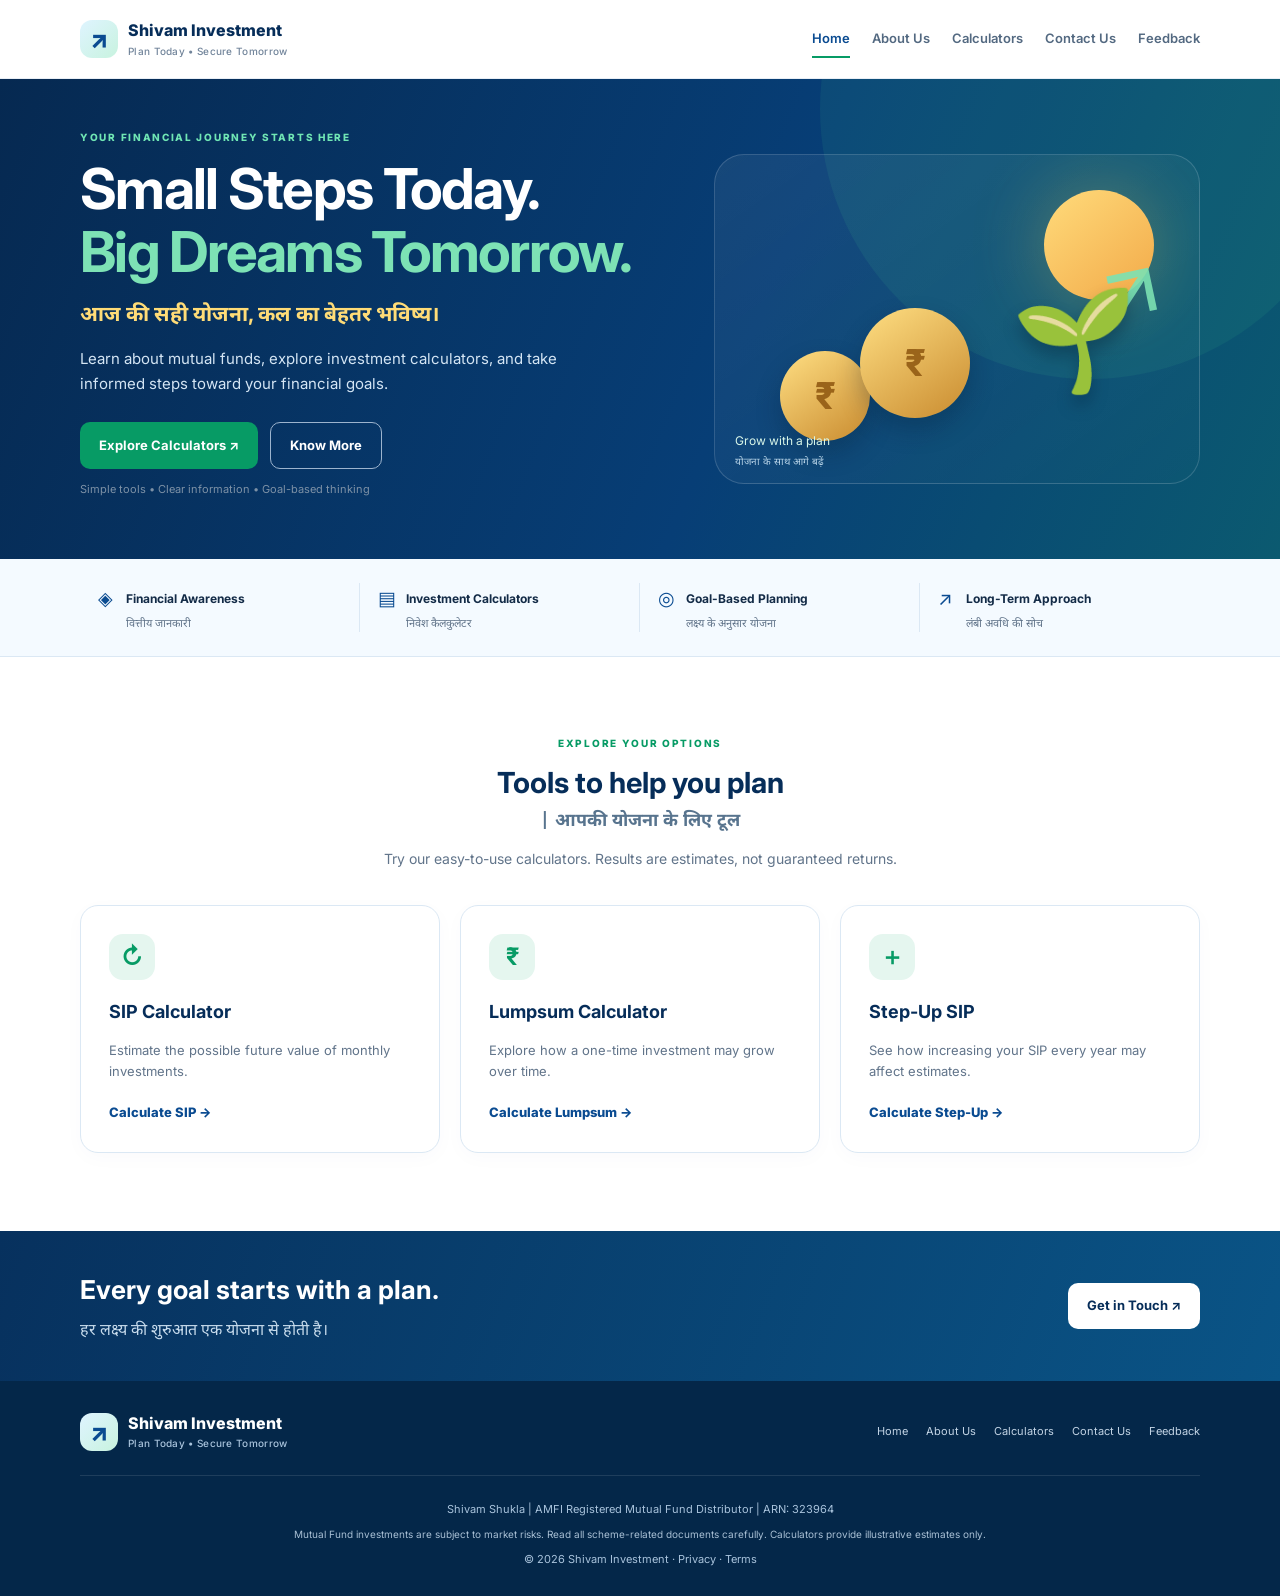
<file: index.html>
<!doctype html>
<html lang="en">
<head>
<meta charset="utf-8"><meta name="viewport" content="width=device-width,initial-scale=1">
<meta name="description" content="Shivam Investment — mutual fund education and investment calculators in Hindi and English.">
<title>Shivam Investment | Plan Today, Secure Tomorrow</title><link rel="stylesheet" href="style.css">
</head><body>
<header class="nav-wrap"><nav class="nav container"><a class="brand" href="index.html"><span class="brand-icon">↗</span><span>Shivam Investment<small>Plan Today • Secure Tomorrow</small></span></a><button class="menu" aria-label="Open menu">☰</button><div class="links"><a class="active" href="index.html">Home</a><a href="about.html">About Us</a><a href="calculators.html">Calculators</a><a href="contact.html">Contact Us</a><a href="feedback.html">Feedback</a></div></nav></header>
<main>
<section class="hero"><div class="container hero-inner"><div class="hero-copy reveal"><span class="eyebrow">YOUR FINANCIAL JOURNEY STARTS HERE</span><h1>Small Steps Today.<br><span>Big Dreams Tomorrow.</span></h1><h2>आज की सही योजना, कल का बेहतर भविष्य।</h2><p>Learn about mutual funds, explore investment calculators, and take informed steps toward your financial goals.</p><div class="actions"><a class="btn btn-green" href="calculators.html">Explore Calculators ↗</a><a class="btn btn-outline" href="about.html">Know More</a></div><p class="micro">Simple tools • Clear information • Goal-based thinking</p></div><div class="hero-art reveal"><div class="sun"></div><div class="chart-line">↗</div><div class="coin coin1">₹</div><div class="coin coin2">₹</div><div class="plant">🌱</div><div class="art-caption">Grow with a plan<br><small>योजना के साथ आगे बढ़ें</small></div></div></div></section>
<section class="trust-strip"><div class="container strip-grid"><div>◈ <b>Financial Awareness</b><small>वित्तीय जानकारी</small></div><div>▤ <b>Investment Calculators</b><small>निवेश कैलकुलेटर</small></div><div>◎ <b>Goal-Based Planning</b><small>लक्ष्य के अनुसार योजना</small></div><div>↗ <b>Long-Term Approach</b><small>लंबी अवधि की सोच</small></div></div></section>
<section class="section container"><div class="section-head"><span class="eyebrow">EXPLORE YOUR OPTIONS</span><h2>Tools to help you plan <span class="hi">| आपकी योजना के लिए टूल</span></h2><p>Try our easy-to-use calculators. Results are estimates, not guaranteed returns.</p></div><div class="cards three"><article class="card reveal"><div class="icon">↻</div><h3>SIP Calculator</h3><p>Estimate the possible future value of monthly investments.</p><a class="text-link" href="calculators.html#sip">Calculate SIP →</a></article><article class="card reveal"><div class="icon">₹</div><h3>Lumpsum Calculator</h3><p>Explore how a one-time investment may grow over time.</p><a class="text-link" href="calculators.html#lumpsum">Calculate Lumpsum →</a></article><article class="card reveal"><div class="icon">＋</div><h3>Step-Up SIP</h3><p>See how increasing your SIP every year may affect estimates.</p><a class="text-link" href="calculators.html#stepup">Calculate Step-Up →</a></article></div></section>
<section class="cta"><div class="container cta-inner"><div><h2>Every goal starts with a plan.</h2><p>हर लक्ष्य की शुरुआत एक योजना से होती है।</p></div><a class="btn btn-light" href="contact.html">Get in Touch ↗</a></div></section>
</main>
<footer class="footer"><div class="container footer-top"><a class="brand brand-light" href="index.html"><span class="brand-icon">↗</span><span>Shivam Investment<small>Plan Today • Secure Tomorrow</small></span></a><div class="footer-links"><a href="index.html">Home</a><a href="about.html">About Us</a><a href="calculators.html">Calculators</a><a href="contact.html">Contact Us</a><a href="feedback.html">Feedback</a></div></div><div class="container footer-bottom"><p>Shivam Shukla | AMFI Registered Mutual Fund Distributor | ARN: 323964</p><p class="disclaimer">Mutual Fund investments are subject to market risks. Read all scheme-related documents carefully. Calculators provide illustrative estimates only.</p><p>© <span class="year"></span> Shivam Investment · <a href="privacy.html">Privacy</a> · <a href="terms.html">Terms</a></p></div></footer><script src="script.js"></script></body></html>
</file>
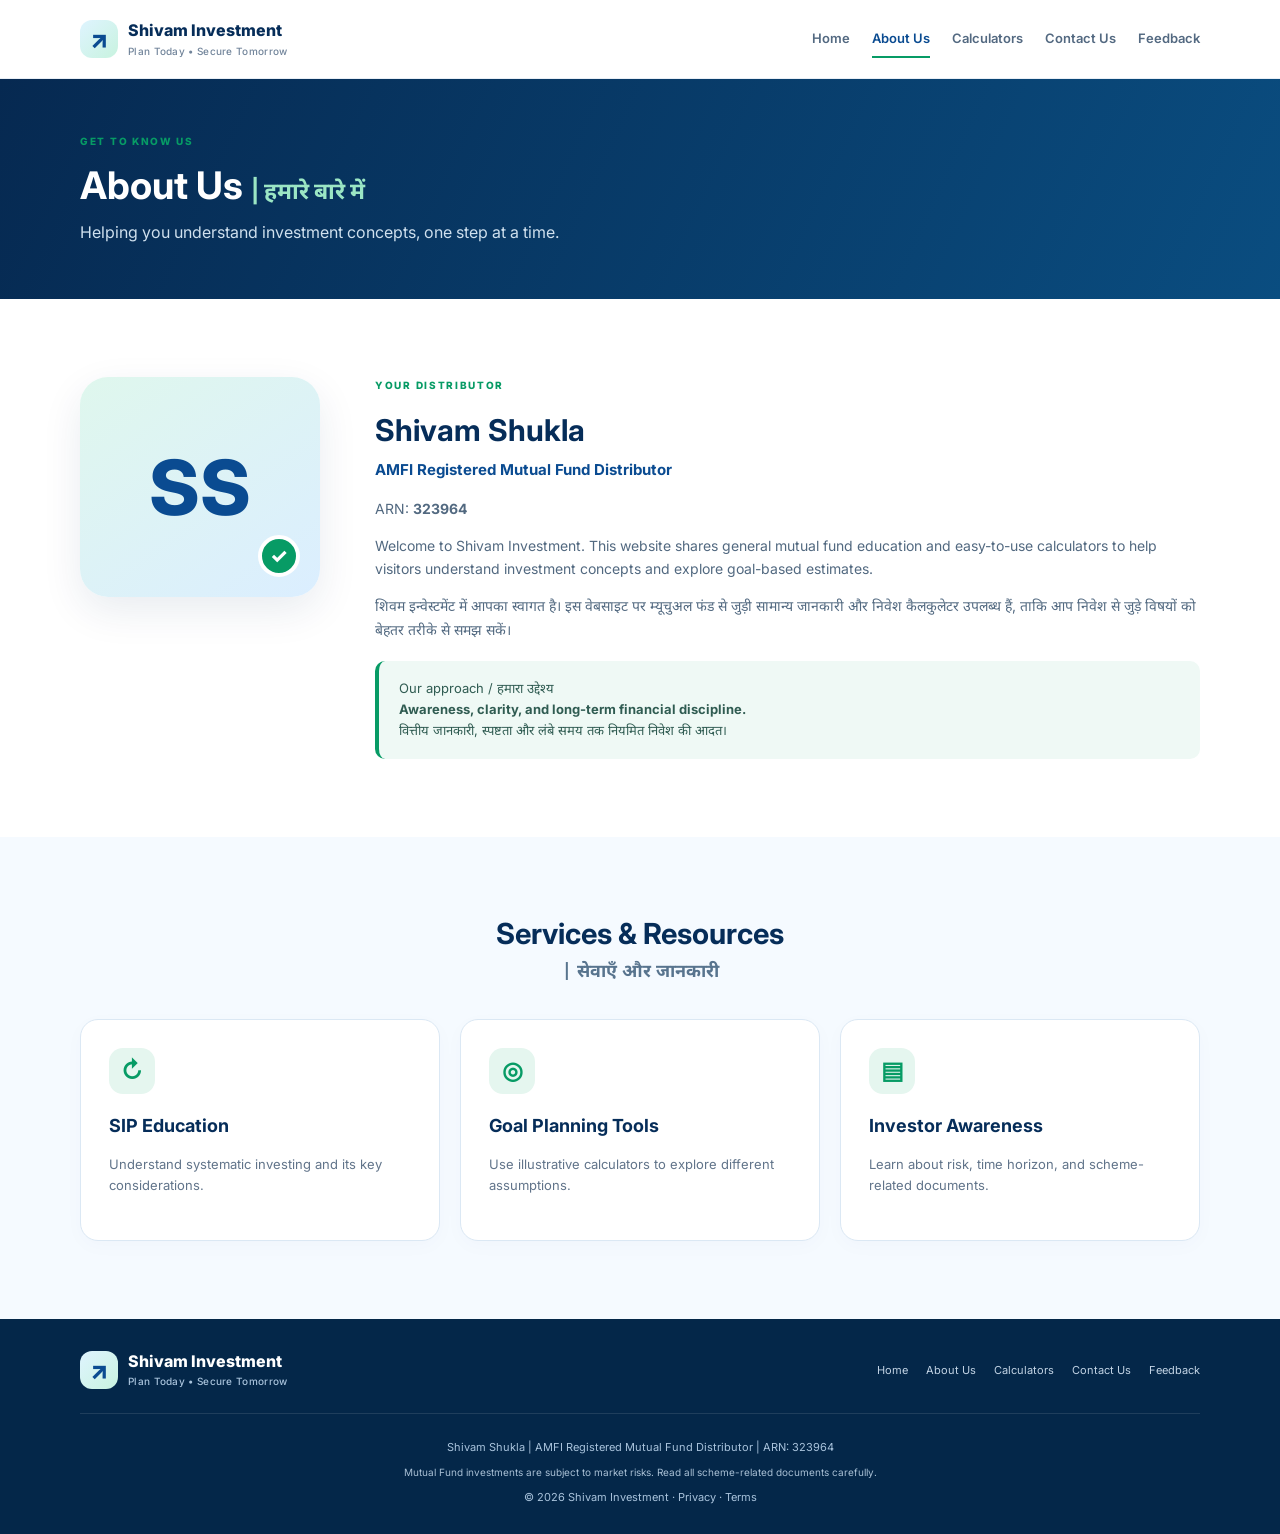
<file: about.html>
<!doctype html><html lang="en"><head><meta charset="utf-8"><meta name="viewport" content="width=device-width,initial-scale=1"><title>About Us | Shivam Investment</title><link rel="stylesheet" href="style.css"></head><body>
<header class="nav-wrap"><nav class="nav container"><a class="brand" href="index.html"><span class="brand-icon">↗</span><span>Shivam Investment<small>Plan Today • Secure Tomorrow</small></span></a><button class="menu" aria-label="Open menu">☰</button><div class="links"><a href="index.html">Home</a><a class="active" href="about.html">About Us</a><a href="calculators.html">Calculators</a><a href="contact.html">Contact Us</a><a href="feedback.html">Feedback</a></div></nav></header>
<main><section class="page-hero"><div class="container"><span class="eyebrow">GET TO KNOW US</span><h1>About Us <span>| हमारे बारे में</span></h1><p>Helping you understand investment concepts, one step at a time.</p></div></section>
<section class="section container about-layout"><div class="profile-mark reveal">SS<div class="profile-dot">✓</div></div><div class="reveal"><span class="eyebrow">YOUR DISTRIBUTOR</span><h2>Shivam Shukla</h2><h3>AMFI Registered Mutual Fund Distributor</h3><p>ARN: <b>323964</b></p><p>Welcome to Shivam Investment. This website shares general mutual fund education and easy-to-use calculators to help visitors understand investment concepts and explore goal-based estimates.</p><p>शिवम इन्वेस्टमेंट में आपका स्वागत है। इस वेबसाइट पर म्यूचुअल फंड से जुड़ी सामान्य जानकारी और निवेश कैलकुलेटर उपलब्ध हैं, ताकि आप निवेश से जुड़े विषयों को बेहतर तरीके से समझ सकें।</p><div class="note-box">Our approach / हमारा उद्देश्य<br><b>Awareness, clarity, and long-term financial discipline.</b><br>वित्तीय जानकारी, स्पष्टता और लंबे समय तक नियमित निवेश की आदत।</div></div></section>
<section class="section soft"><div class="container"><div class="section-head"><h2>Services & Resources <span class="hi">| सेवाएँ और जानकारी</span></h2></div><div class="cards three"><article class="card"><div class="icon">↻</div><h3>SIP Education</h3><p>Understand systematic investing and its key considerations.</p></article><article class="card"><div class="icon">◎</div><h3>Goal Planning Tools</h3><p>Use illustrative calculators to explore different assumptions.</p></article><article class="card"><div class="icon">▤</div><h3>Investor Awareness</h3><p>Learn about risk, time horizon, and scheme-related documents.</p></article></div></div></section></main>
<footer class="footer"><div class="container footer-top"><a class="brand brand-light" href="index.html"><span class="brand-icon">↗</span><span>Shivam Investment<small>Plan Today • Secure Tomorrow</small></span></a><div class="footer-links"><a href="index.html">Home</a><a href="about.html">About Us</a><a href="calculators.html">Calculators</a><a href="contact.html">Contact Us</a><a href="feedback.html">Feedback</a></div></div><div class="container footer-bottom"><p>Shivam Shukla | AMFI Registered Mutual Fund Distributor | ARN: 323964</p><p class="disclaimer">Mutual Fund investments are subject to market risks. Read all scheme-related documents carefully.</p><p>© <span class="year"></span> Shivam Investment · <a href="privacy.html">Privacy</a> · <a href="terms.html">Terms</a></p></div></footer><script src="script.js"></script></body></html>
</file>
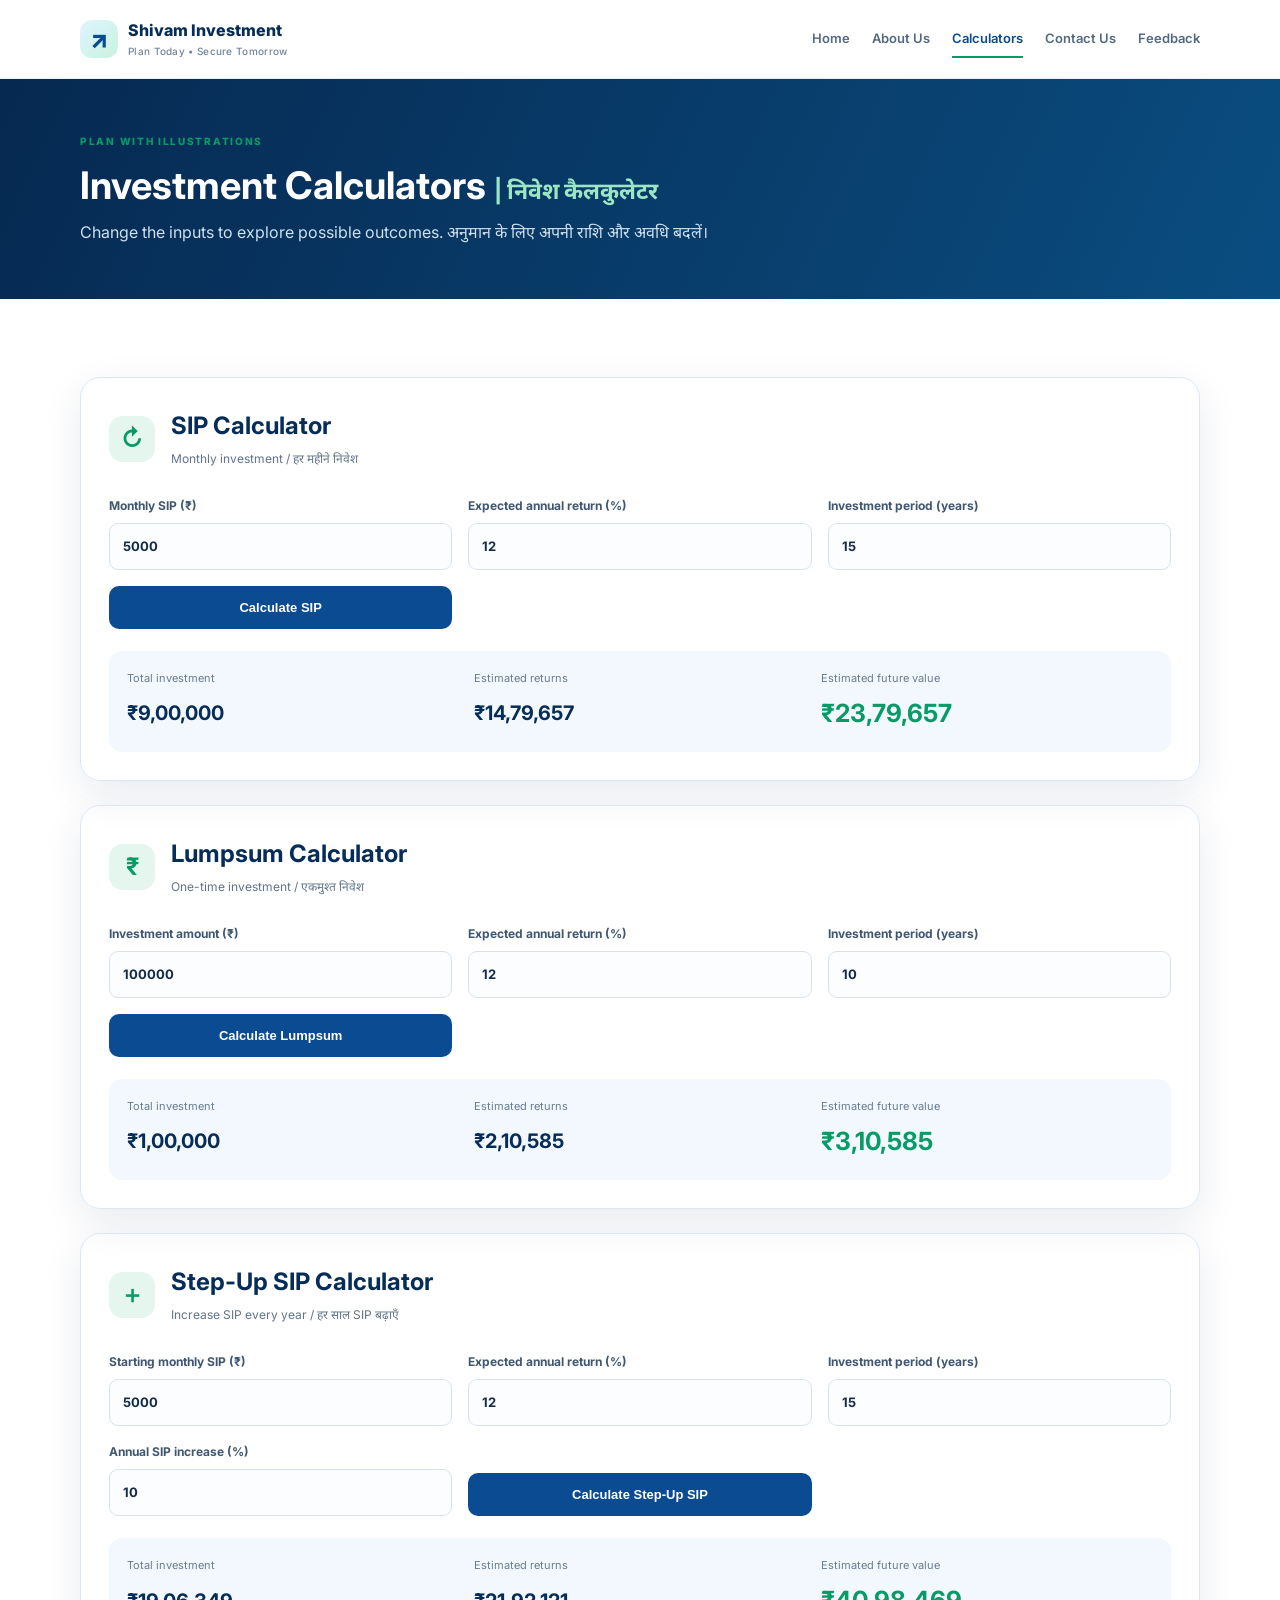
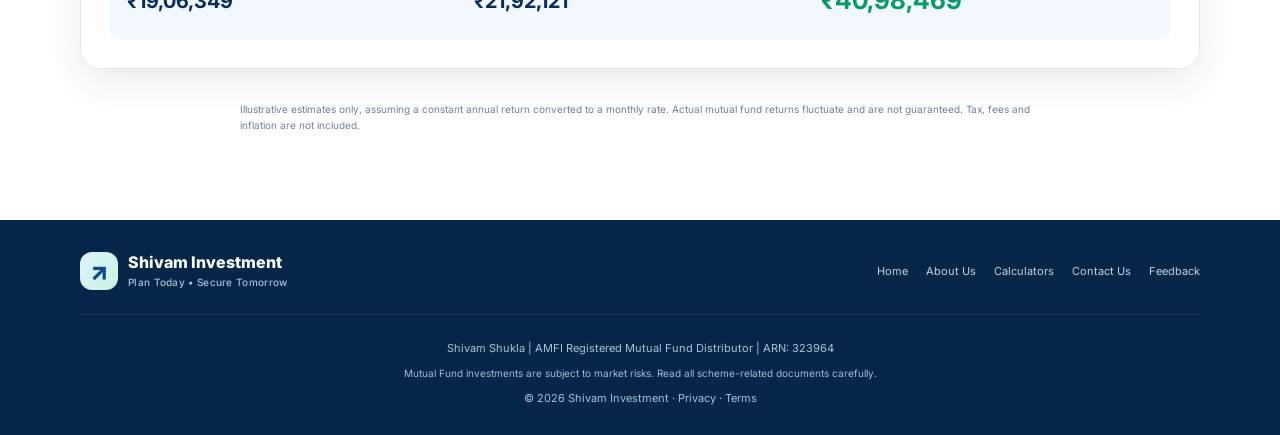
<file: calculators.html>
<!doctype html><html lang="en"><head><meta charset="utf-8"><meta name="viewport" content="width=device-width,initial-scale=1"><title>Investment Calculators | Shivam Investment</title><link rel="stylesheet" href="style.css"></head><body>
<header class="nav-wrap"><nav class="nav container"><a class="brand" href="index.html"><span class="brand-icon">↗</span><span>Shivam Investment<small>Plan Today • Secure Tomorrow</small></span></a><button class="menu" aria-label="Open menu">☰</button><div class="links"><a href="index.html">Home</a><a href="about.html">About Us</a><a class="active" href="calculators.html">Calculators</a><a href="contact.html">Contact Us</a><a href="feedback.html">Feedback</a></div></nav></header>
<main><section class="page-hero"><div class="container"><span class="eyebrow">PLAN WITH ILLUSTRATIONS</span><h1>Investment Calculators <span>| निवेश कैलकुलेटर</span></h1><p>Change the inputs to explore possible outcomes. अनुमान के लिए अपनी राशि और अवधि बदलें।</p></div></section>
<section class="section container calc-stack">
<article id="sip" class="calc-card reveal"><div class="calc-heading"><div class="icon">↻</div><div><h2>SIP Calculator</h2><p>Monthly investment / हर महीने निवेश</p></div></div><form class="calc-form" data-calc="sip"><label>Monthly SIP (₹)<input type="number" name="amount" min="100" step="100" value="5000" required></label><label>Expected annual return (%)<input type="number" name="rate" min="0" max="30" step="0.5" value="12" required></label><label>Investment period (years)<input type="number" name="years" min="1" max="50" value="15" required></label><button class="btn btn-blue" type="submit">Calculate SIP</button></form><div class="result" aria-live="polite"><div><small>Total investment</small><b data-out="invested">₹0</b></div><div><small>Estimated returns</small><b data-out="returns">₹0</b></div><div class="result-main"><small>Estimated future value</small><b data-out="value">₹0</b></div></div></article>
<article id="lumpsum" class="calc-card reveal"><div class="calc-heading"><div class="icon">₹</div><div><h2>Lumpsum Calculator</h2><p>One-time investment / एकमुश्त निवेश</p></div></div><form class="calc-form" data-calc="lumpsum"><label>Investment amount (₹)<input type="number" name="amount" min="100" step="100" value="100000" required></label><label>Expected annual return (%)<input type="number" name="rate" min="0" max="30" step="0.5" value="12" required></label><label>Investment period (years)<input type="number" name="years" min="1" max="50" value="10" required></label><button class="btn btn-blue" type="submit">Calculate Lumpsum</button></form><div class="result" aria-live="polite"><div><small>Total investment</small><b data-out="invested">₹0</b></div><div><small>Estimated returns</small><b data-out="returns">₹0</b></div><div class="result-main"><small>Estimated future value</small><b data-out="value">₹0</b></div></div></article>
<article id="stepup" class="calc-card reveal"><div class="calc-heading"><div class="icon">＋</div><div><h2>Step-Up SIP Calculator</h2><p>Increase SIP every year / हर साल SIP बढ़ाएँ</p></div></div><form class="calc-form" data-calc="stepup"><label>Starting monthly SIP (₹)<input type="number" name="amount" min="100" step="100" value="5000" required></label><label>Expected annual return (%)<input type="number" name="rate" min="0" max="30" step="0.5" value="12" required></label><label>Investment period (years)<input type="number" name="years" min="1" max="50" value="15" required></label><label>Annual SIP increase (%)<input type="number" name="step" min="0" max="50" step="1" value="10" required></label><button class="btn btn-blue" type="submit">Calculate Step-Up SIP</button></form><div class="result" aria-live="polite"><div><small>Total investment</small><b data-out="invested">₹0</b></div><div><small>Estimated returns</small><b data-out="returns">₹0</b></div><div class="result-main"><small>Estimated future value</small><b data-out="value">₹0</b></div></div></article>
<p class="disclaimer light-text">Illustrative estimates only, assuming a constant annual return converted to a monthly rate. Actual mutual fund returns fluctuate and are not guaranteed. Tax, fees and inflation are not included.</p></section></main>
<footer class="footer"><div class="container footer-top"><a class="brand brand-light" href="index.html"><span class="brand-icon">↗</span><span>Shivam Investment<small>Plan Today • Secure Tomorrow</small></span></a><div class="footer-links"><a href="index.html">Home</a><a href="about.html">About Us</a><a href="calculators.html">Calculators</a><a href="contact.html">Contact Us</a><a href="feedback.html">Feedback</a></div></div><div class="container footer-bottom"><p>Shivam Shukla | AMFI Registered Mutual Fund Distributor | ARN: 323964</p><p class="disclaimer">Mutual Fund investments are subject to market risks. Read all scheme-related documents carefully.</p><p>© <span class="year"></span> Shivam Investment · <a href="privacy.html">Privacy</a> · <a href="terms.html">Terms</a></p></div></footer><script src="script.js"></script></body></html>
</file>
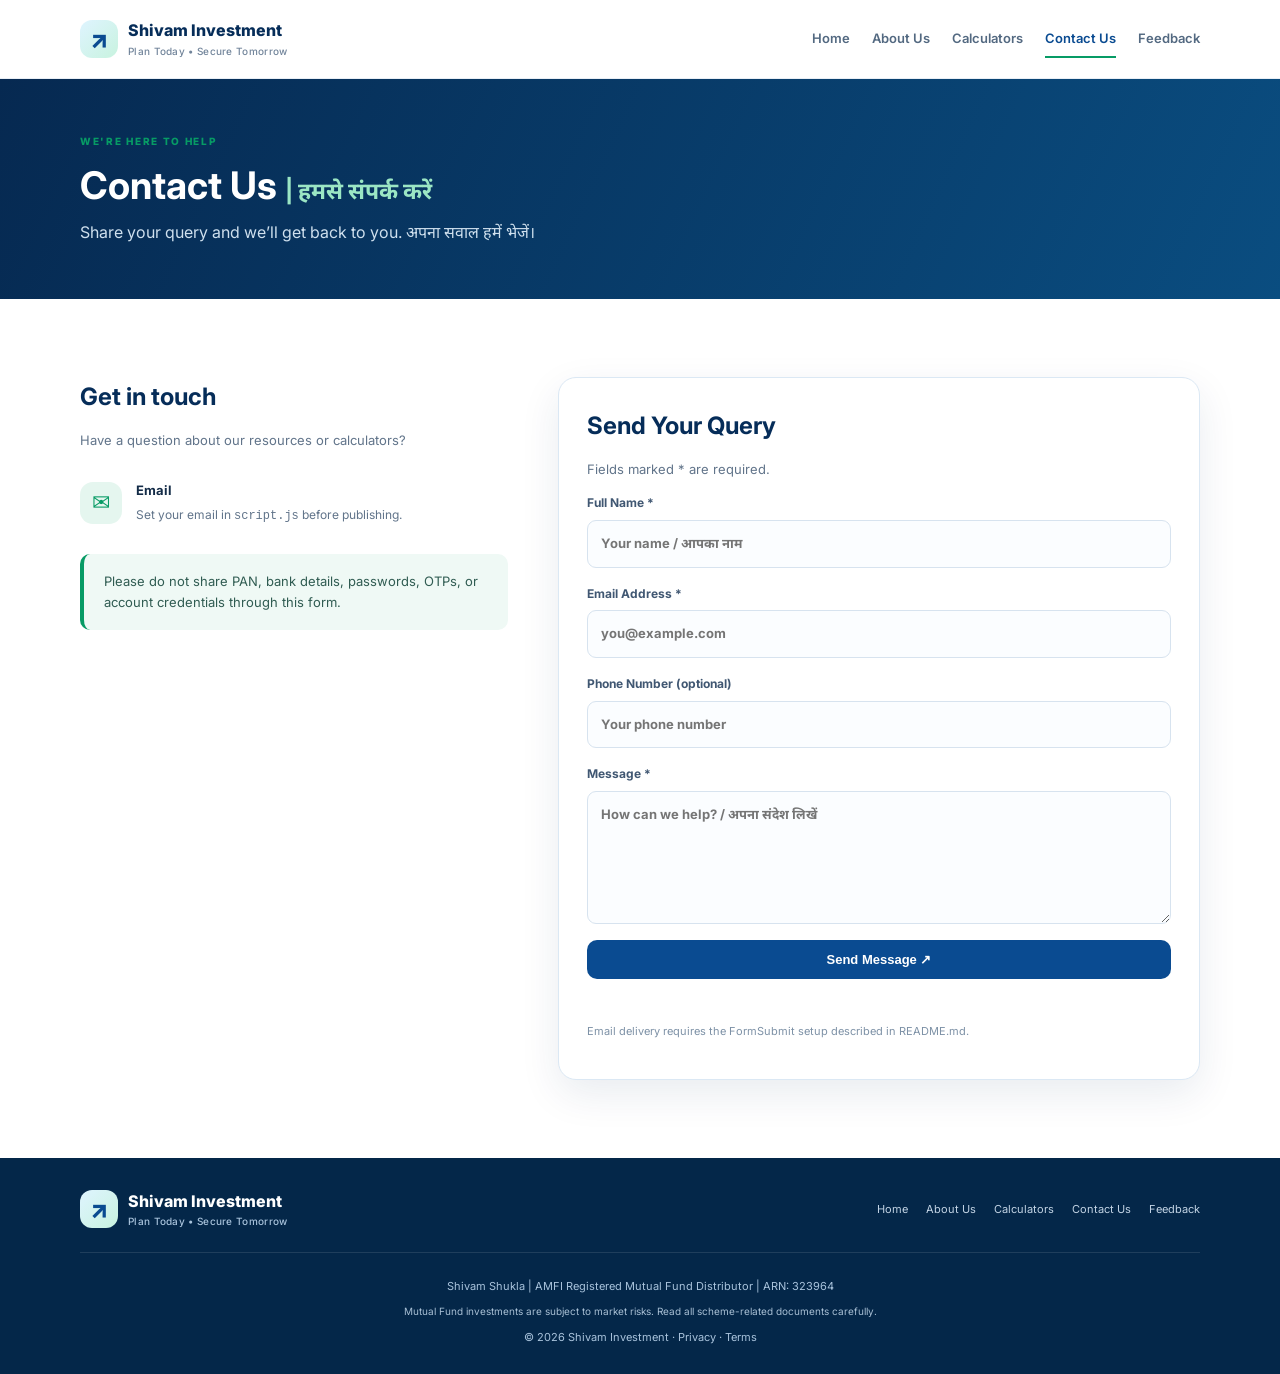
<file: contact.html>
<!doctype html><html lang="en"><head><meta charset="utf-8"><meta name="viewport" content="width=device-width,initial-scale=1"><title>Contact Us | Shivam Investment</title><link rel="stylesheet" href="style.css"></head><body>
<header class="nav-wrap"><nav class="nav container"><a class="brand" href="index.html"><span class="brand-icon">↗</span><span>Shivam Investment<small>Plan Today • Secure Tomorrow</small></span></a><button class="menu" aria-label="Open menu">☰</button><div class="links"><a href="index.html">Home</a><a href="about.html">About Us</a><a href="calculators.html">Calculators</a><a class="active" href="contact.html">Contact Us</a><a href="feedback.html">Feedback</a></div></nav></header>
<main><section class="page-hero"><div class="container"><span class="eyebrow">WE'RE HERE TO HELP</span><h1>Contact Us <span>| हमसे संपर्क करें</span></h1><p>Share your query and we’ll get back to you. अपना सवाल हमें भेजें।</p></div></section>
<section class="section container contact-layout"><div class="contact-info reveal"><h2>Get in touch</h2><p>Have a question about our resources or calculators?</p><div class="contact-item"><span>✉</span><div><b>Email</b><p>Set your email in <code>script.js</code> before publishing.</p></div></div><div class="note-box">Please do not share PAN, bank details, passwords, OTPs, or account credentials through this form.</div></div>
<div class="form-card reveal"><h2>Send Your Query</h2><p class="form-sub">Fields marked * are required.</p><form class="email-form" data-form="contact"><label>Full Name *<input name="name" autocomplete="name" required maxlength="100" placeholder="Your name / आपका नाम"></label><label>Email Address *<input name="email" type="email" autocomplete="email" required maxlength="150" placeholder="you@example.com"></label><label>Phone Number (optional)<input name="phone" type="tel" autocomplete="tel" maxlength="25" placeholder="Your phone number"></label><label>Message *<textarea name="message" required maxlength="2000" rows="5" placeholder="How can we help? / अपना संदेश लिखें"></textarea></label><button class="btn btn-blue full" type="submit">Send Message ↗</button><p class="form-status" aria-live="polite"></p><p class="micro">Email delivery requires the FormSubmit setup described in README.md.</p></form></div></section></main>
<footer class="footer"><div class="container footer-top"><a class="brand brand-light" href="index.html"><span class="brand-icon">↗</span><span>Shivam Investment<small>Plan Today • Secure Tomorrow</small></span></a><div class="footer-links"><a href="index.html">Home</a><a href="about.html">About Us</a><a href="calculators.html">Calculators</a><a href="contact.html">Contact Us</a><a href="feedback.html">Feedback</a></div></div><div class="container footer-bottom"><p>Shivam Shukla | AMFI Registered Mutual Fund Distributor | ARN: 323964</p><p class="disclaimer">Mutual Fund investments are subject to market risks. Read all scheme-related documents carefully.</p><p>© <span class="year"></span> Shivam Investment · <a href="privacy.html">Privacy</a> · <a href="terms.html">Terms</a></p></div></footer><script src="script.js"></script></body></html>
</file>
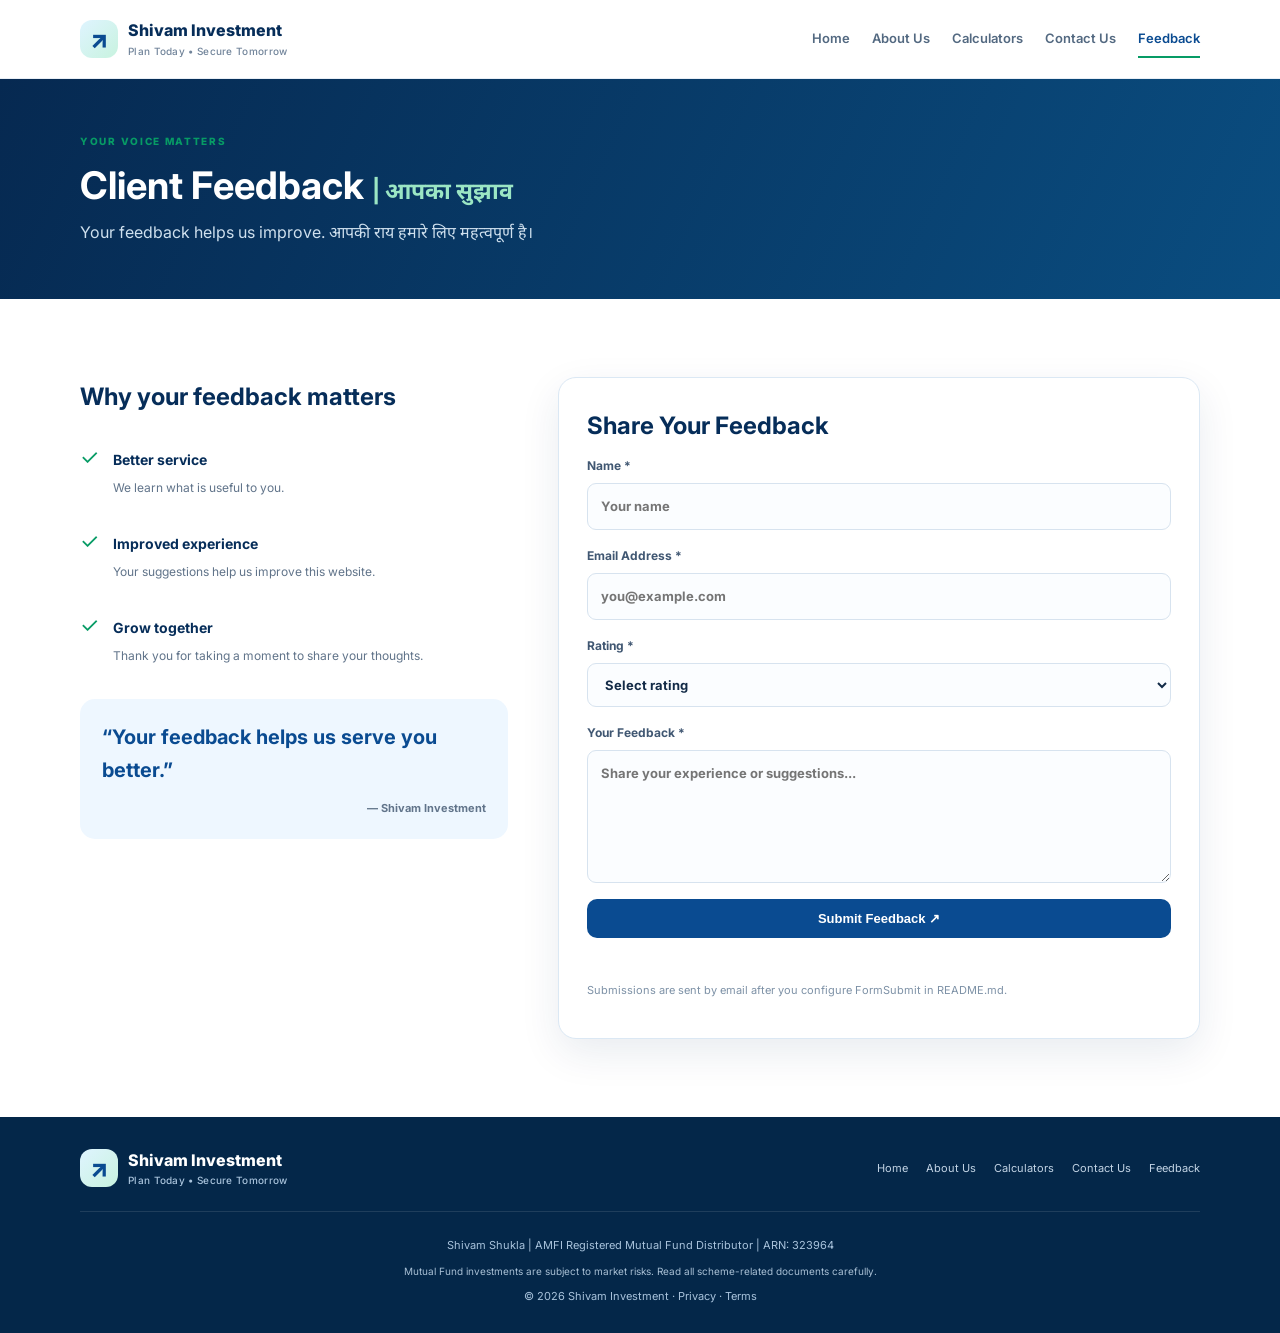
<file: feedback.html>
<!doctype html><html lang="en"><head><meta charset="utf-8"><meta name="viewport" content="width=device-width,initial-scale=1"><title>Client Feedback | Shivam Investment</title><link rel="stylesheet" href="style.css"></head><body>
<header class="nav-wrap"><nav class="nav container"><a class="brand" href="index.html"><span class="brand-icon">↗</span><span>Shivam Investment<small>Plan Today • Secure Tomorrow</small></span></a><button class="menu" aria-label="Open menu">☰</button><div class="links"><a href="index.html">Home</a><a href="about.html">About Us</a><a href="calculators.html">Calculators</a><a href="contact.html">Contact Us</a><a class="active" href="feedback.html">Feedback</a></div></nav></header>
<main><section class="page-hero"><div class="container"><span class="eyebrow">YOUR VOICE MATTERS</span><h1>Client Feedback <span>| आपका सुझाव</span></h1><p>Your feedback helps us improve. आपकी राय हमारे लिए महत्वपूर्ण है।</p></div></section>
<section class="section container contact-layout"><div class="contact-info reveal"><h2>Why your feedback matters</h2><div class="benefit">✓ <div><b>Better service</b><p>We learn what is useful to you.</p></div></div><div class="benefit">✓ <div><b>Improved experience</b><p>Your suggestions help us improve this website.</p></div></div><div class="benefit">✓ <div><b>Grow together</b><p>Thank you for taking a moment to share your thoughts.</p></div></div><div class="quote">“Your feedback helps us serve you better.”<small>— Shivam Investment</small></div></div>
<div class="form-card reveal"><h2>Share Your Feedback</h2><form class="email-form" data-form="feedback"><label>Name *<input name="name" required maxlength="100" placeholder="Your name"></label><label>Email Address *<input name="email" type="email" required maxlength="150" placeholder="you@example.com"></label><label>Rating *<select name="rating" required><option value="">Select rating</option><option value="5">★★★★★ — Excellent</option><option value="4">★★★★☆ — Very good</option><option value="3">★★★☆☆ — Good</option><option value="2">★★☆☆☆ — Needs improvement</option><option value="1">★☆☆☆☆ — Poor</option></select></label><label>Your Feedback *<textarea name="message" rows="5" required maxlength="2000" placeholder="Share your experience or suggestions..."></textarea></label><button class="btn btn-blue full" type="submit">Submit Feedback ↗</button><p class="form-status" aria-live="polite"></p><p class="micro">Submissions are sent by email after you configure FormSubmit in README.md.</p></form></div></section></main>
<footer class="footer"><div class="container footer-top"><a class="brand brand-light" href="index.html"><span class="brand-icon">↗</span><span>Shivam Investment<small>Plan Today • Secure Tomorrow</small></span></a><div class="footer-links"><a href="index.html">Home</a><a href="about.html">About Us</a><a href="calculators.html">Calculators</a><a href="contact.html">Contact Us</a><a href="feedback.html">Feedback</a></div></div><div class="container footer-bottom"><p>Shivam Shukla | AMFI Registered Mutual Fund Distributor | ARN: 323964</p><p class="disclaimer">Mutual Fund investments are subject to market risks. Read all scheme-related documents carefully.</p><p>© <span class="year"></span> Shivam Investment · <a href="privacy.html">Privacy</a> · <a href="terms.html">Terms</a></p></div></footer><script src="script.js"></script></body></html>
</file>
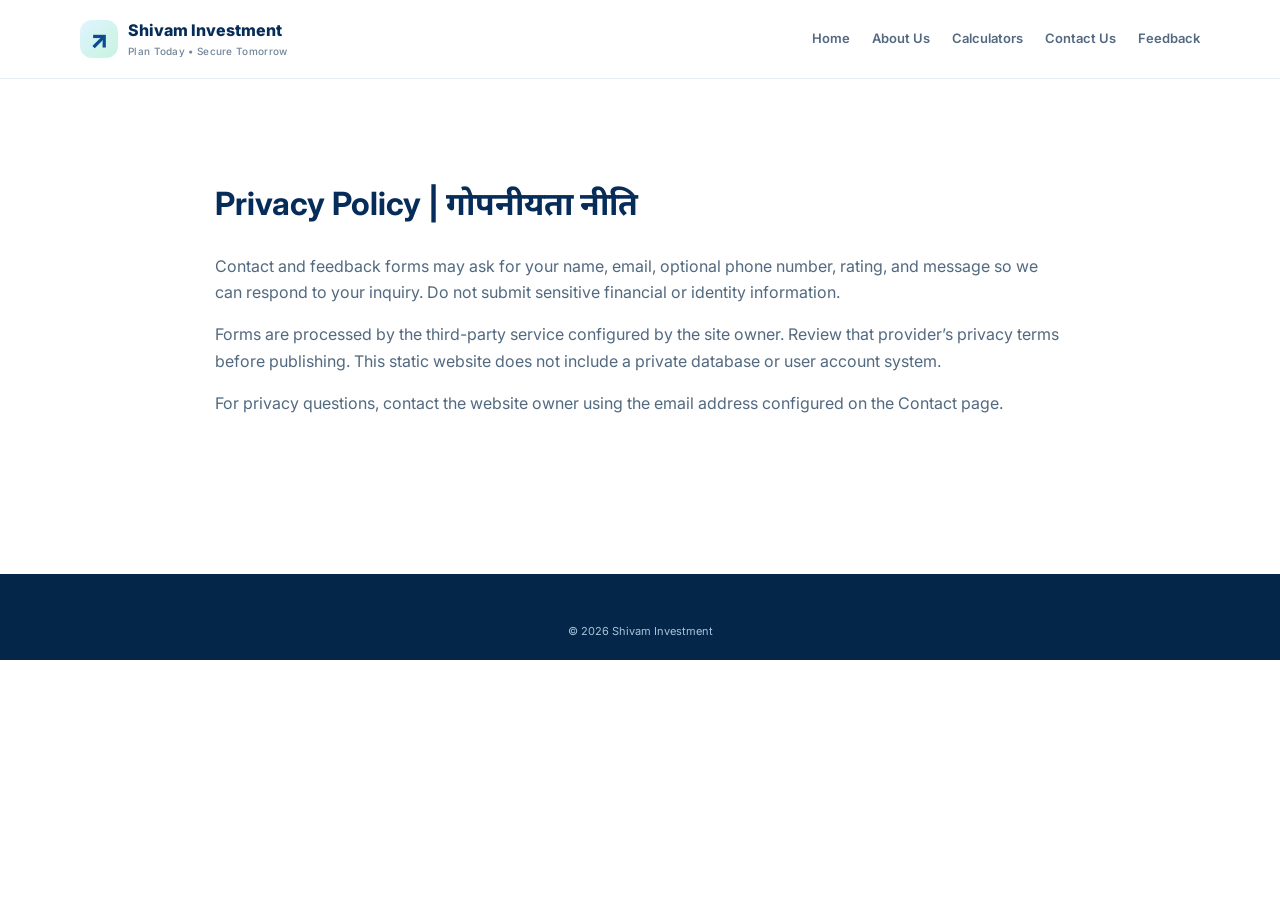
<file: privacy.html>
<!doctype html><html lang="en"><head><meta charset="utf-8"><meta name="viewport" content="width=device-width,initial-scale=1"><title>Privacy Policy | Shivam Investment</title><link rel="stylesheet" href="style.css"></head><body><header class="nav-wrap"><nav class="nav container"><a class="brand" href="index.html"><span class="brand-icon">↗</span><span>Shivam Investment<small>Plan Today • Secure Tomorrow</small></span></a><div class="links"><a href="index.html">Home</a><a href="about.html">About Us</a><a href="calculators.html">Calculators</a><a href="contact.html">Contact Us</a><a href="feedback.html">Feedback</a></div></nav></header><main class="section container legal"><h1>Privacy Policy | गोपनीयता नीति</h1><p>Contact and feedback forms may ask for your name, email, optional phone number, rating, and message so we can respond to your inquiry. Do not submit sensitive financial or identity information.</p><p>Forms are processed by the third-party service configured by the site owner. Review that provider’s privacy terms before publishing. This static website does not include a private database or user account system.</p><p>For privacy questions, contact the website owner using the email address configured on the Contact page.</p></main><footer class="footer"><div class="container footer-bottom">© <span class="year"></span> Shivam Investment</div></footer><script src="script.js"></script></body></html>
</file>
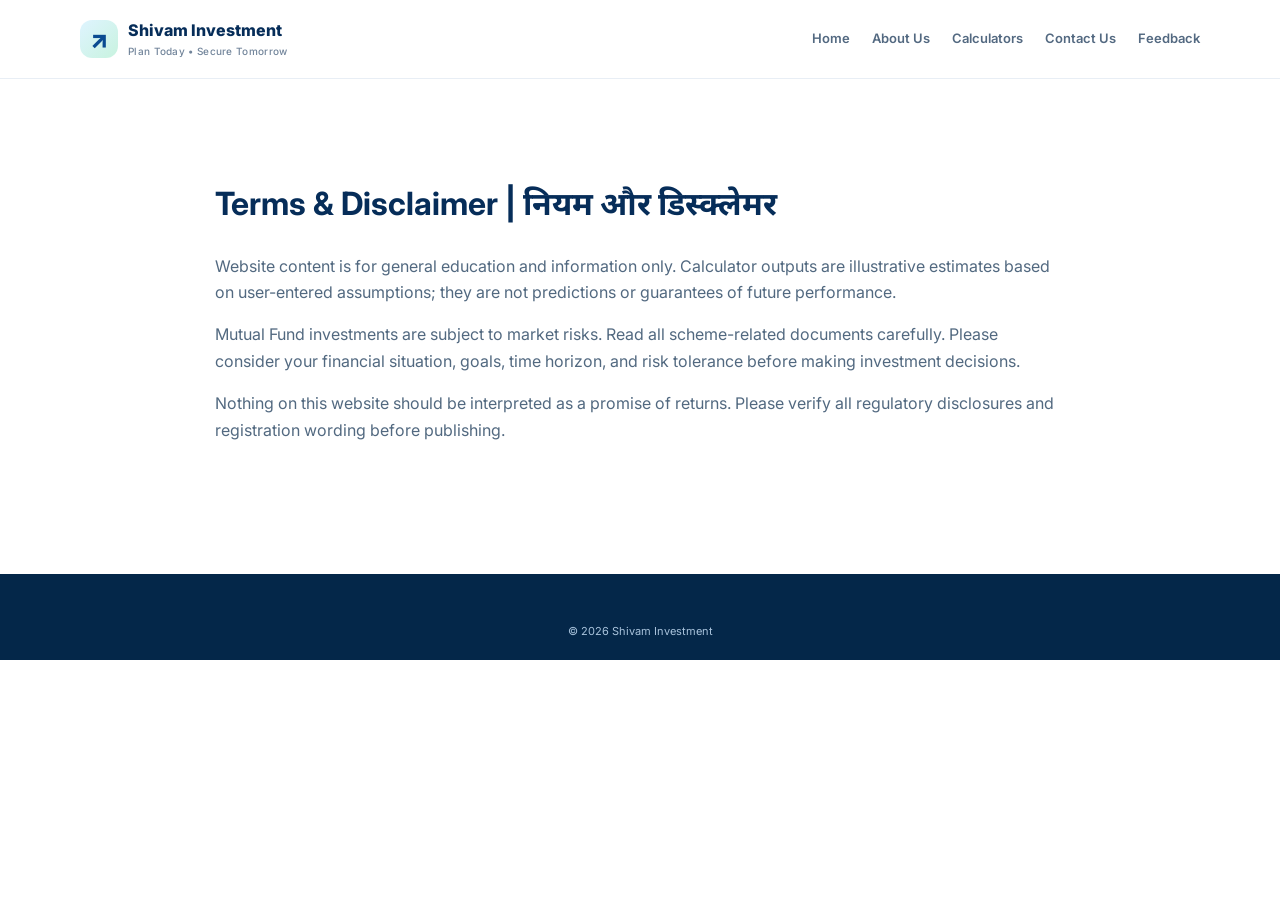
<file: terms.html>
<!doctype html><html lang="en"><head><meta charset="utf-8"><meta name="viewport" content="width=device-width,initial-scale=1"><title>Terms & Disclaimer | Shivam Investment</title><link rel="stylesheet" href="style.css"></head><body><header class="nav-wrap"><nav class="nav container"><a class="brand" href="index.html"><span class="brand-icon">↗</span><span>Shivam Investment<small>Plan Today • Secure Tomorrow</small></span></a><div class="links"><a href="index.html">Home</a><a href="about.html">About Us</a><a href="calculators.html">Calculators</a><a href="contact.html">Contact Us</a><a href="feedback.html">Feedback</a></div></nav></header><main class="section container legal"><h1>Terms & Disclaimer | नियम और डिस्क्लेमर</h1><p>Website content is for general education and information only. Calculator outputs are illustrative estimates based on user-entered assumptions; they are not predictions or guarantees of future performance.</p><p>Mutual Fund investments are subject to market risks. Read all scheme-related documents carefully. Please consider your financial situation, goals, time horizon, and risk tolerance before making investment decisions.</p><p>Nothing on this website should be interpreted as a promise of returns. Please verify all regulatory disclosures and registration wording before publishing.</p></main><footer class="footer"><div class="container footer-bottom">© <span class="year"></span> Shivam Investment</div></footer><script src="script.js"></script></body></html>
</file>
<file: style.css>
@import url('https://fonts.googleapis.com/css2?family=Inter:wght@400;500;600;700;800&family=Noto+Sans+Devanagari:wght@400;500;600;700&display=swap');
:root{--navy:#062d59;--blue:#0a4b91;--sky:#eaf5ff;--green:#079b65;--ink:#132b47;--muted:#61748a;--line:#dbe8f4;--white:#fff;--shadow:0 14px 40px rgba(8,47,87,.09)}*{box-sizing:border-box}html{scroll-behavior:smooth}body{margin:0;font-family:Inter,"Noto Sans Devanagari",sans-serif;color:var(--ink);background:#fff;line-height:1.65}a{color:inherit;text-decoration:none}.container{width:min(1120px,calc(100% - 40px));margin:auto}.nav-wrap{position:sticky;top:0;z-index:50;background:rgba(255,255,255,.95);backdrop-filter:blur(14px);border-bottom:1px solid #e8eef5}.nav{height:78px;display:flex;align-items:center;gap:26px;justify-content:space-between}.brand{display:flex;align-items:center;gap:10px;font-weight:800;color:var(--navy);line-height:1.2;white-space:nowrap}.brand small{display:block;font-size:10px;font-weight:500;color:#71849a;letter-spacing:.3px;margin-top:4px}.brand-icon{display:grid;place-items:center;width:38px;height:38px;border-radius:12px;background:linear-gradient(135deg,#dff4ff,#c8f3df);font-size:25px;color:var(--blue)}.links{display:flex;align-items:center;gap:22px;font-size:13px;font-weight:600;color:#536981}.links a{padding:8px 0;position:relative}.links a:hover,.links a.active{color:var(--blue)}.links a.active:after{content:"";height:2px;background:var(--green);position:absolute;bottom:0;left:0;right:0}.btn{display:inline-flex;justify-content:center;align-items:center;gap:8px;padding:12px 19px;border-radius:10px;border:0;font-weight:700;font-size:13px;cursor:pointer;transition:transform .2s,box-shadow .2s}.btn:hover{transform:translateY(-2px);box-shadow:0 8px 22px #001b3822}.btn-green{background:var(--green);color:white}.btn-blue{background:var(--blue);color:white}.btn-outline{border:1px solid #9db4ce;color:white}.btn-light{background:white;color:var(--navy)}.menu{display:none;background:none;border:0;font-size:25px}.hero{background:linear-gradient(112deg,#062951 0%,#073e76 58%,#0b5a70 100%);color:white;overflow:hidden;position:relative}.hero:before{content:"";position:absolute;width:540px;height:540px;border-radius:50%;right:-80px;top:-240px;background:#42c98c18}.hero-inner{min-height:480px;display:grid;grid-template-columns:1.1fr .9fr;align-items:center;gap:40px;padding-top:45px;padding-bottom:45px}.eyebrow{font-size:10px;font-weight:800;letter-spacing:1.7px;color:var(--green);display:block;margin-bottom:12px}.hero .eyebrow{color:#70e6b4}.hero h1{font-size:clamp(36px,4.4vw,57px);line-height:1.12;letter-spacing:-1.7px;margin:0 0 14px}.hero h1 span{color:#7de2b5}.hero h2{font-size:21px;margin:0 0 15px;color:#ffdc77}.hero p{max-width:520px;color:#d4e5f4;font-size:15px}.actions{display:flex;gap:12px;flex-wrap:wrap;margin-top:25px}.micro{font-size:11px!important;color:#7d91a6!important}.hero-art{height:330px;position:relative;border:1px solid #ffffff28;border-radius:30px;background:linear-gradient(145deg,#ffffff10,#ffffff03);overflow:hidden;display:flex;align-items:end;justify-content:center;padding:30px}.sun{position:absolute;right:45px;top:35px;width:110px;height:110px;border-radius:50%;background:linear-gradient(140deg,#ffdb7b,#f2a948);box-shadow:0 0 75px #ffcf4a50}.chart-line{position:absolute;right:38px;top:55px;font-size:95px;color:#7ce2b3;transform:rotate(-12deg);opacity:.9}.coin{position:absolute;bottom:42px;width:90px;height:90px;border-radius:50%;display:grid;place-items:center;font-size:37px;font-weight:800;color:#9a641a;background:linear-gradient(145deg,#ffdf83,#c98b2f);box-shadow:0 12px 24px #001a3344}.coin1{left:65px}.coin2{left:145px;bottom:65px;width:110px;height:110px}.plant{position:absolute;bottom:63px;right:62px;font-size:100px;filter:drop-shadow(0 10px 8px #001a3355)}.art-caption{position:absolute;bottom:12px;left:20px;color:#d9f7e9;font-size:12px}.art-caption small{color:#b8d4e8}.trust-strip{background:#f4faff;border-bottom:1px solid var(--line)}.strip-grid{display:grid;grid-template-columns:repeat(4,1fr);padding:24px 0}.strip-grid>div{display:grid;grid-template-columns:28px 1fr;align-items:center;padding:0 18px;border-right:1px solid var(--line);color:var(--blue);font-size:19px}.strip-grid>div:last-child{border:0}.strip-grid b{font-size:12px;color:var(--ink)}.strip-grid small{grid-column:2;color:var(--muted);font-size:11px}.section{padding-top:78px;padding-bottom:78px}.section-head{text-align:center;max-width:700px;margin:0 auto 35px}.section-head h2{font-size:29px;line-height:1.3;margin:0 0 12px;color:var(--navy)}.hi{display:block;font-family:"Noto Sans Devanagari",sans-serif;font-size:18px;color:#58748e;margin-top:8px}.section-head p{color:var(--muted);font-size:14px}.cards{display:grid;gap:20px}.cards.three{grid-template-columns:repeat(3,1fr)}.card{border:1px solid var(--line);padding:28px;border-radius:18px;background:white;box-shadow:0 5px 20px #0b3c6b06;transition:transform .25s,box-shadow .25s}.card:hover{transform:translateY(-5px);box-shadow:var(--shadow)}.icon{width:46px;height:46px;border-radius:14px;background:#e5f6ef;color:var(--green);display:grid;place-items:center;font-size:24px;font-weight:700;margin-bottom:17px}.card h3{margin:0 0 8px;color:var(--navy);font-size:18px}.card p{font-size:13px;color:var(--muted);min-height:45px}.text-link{color:var(--blue);font-size:13px;font-weight:800}.cta{background:linear-gradient(110deg,#07315e,#0a5486);color:white;padding:38px 0}.cta-inner{display:flex;justify-content:space-between;align-items:center;gap:20px}.cta h2{margin:0;font-size:26px}.cta p{margin:4px 0 0;color:#c8dced}.footer{background:#042749;color:#d7e6f4;padding:32px 0 20px}.footer-top{display:flex;align-items:center;justify-content:space-between;gap:20px;padding-bottom:24px;border-bottom:1px solid #ffffff1b}.brand-light{color:white}.brand-light small{color:#a9c3dc}.footer-links{display:flex;flex-wrap:wrap;gap:18px;font-size:11px;color:#c3d4e5}.footer-links a:hover,.footer a:hover{color:#7de2b5}.footer-bottom{text-align:center;padding-top:16px;font-size:11px;color:#a9c3dc}.footer-bottom p{margin:8px 0}.disclaimer{font-size:10px;color:#a8bfd4;max-width:800px;margin:8px auto!important}.page-hero{background:linear-gradient(115deg,#062951,#0a4d80);color:white;padding:54px 0}.page-hero h1{font-size:38px;margin:0 0 10px;line-height:1.25}.page-hero h1 span{font-size:23px;color:#9be6c4}.page-hero p{margin:0;color:#cfe0ee}.about-layout{display:grid;grid-template-columns:240px 1fr;gap:55px;align-items:start}.profile-mark{height:220px;border-radius:28px;background:linear-gradient(145deg,#dff7ed,#dbeeff);display:grid;place-items:center;color:var(--blue);font-size:76px;font-weight:800;position:relative;box-shadow:var(--shadow)}.profile-dot{position:absolute;right:20px;bottom:20px;background:var(--green);color:white;border:4px solid white;border-radius:50%;width:42px;height:42px;display:grid;place-items:center;font-size:20px}.about-layout h2{margin:0;color:var(--navy);font-size:30px}.about-layout h3{margin:3px 0;color:var(--blue);font-size:15px}.about-layout p{color:#526980;font-size:14px}.note-box{background:#eff9f5;border-left:4px solid var(--green);padding:17px 20px;border-radius:10px;color:#305c52;font-size:13px;margin-top:20px}.soft{background:#f5faff}.calc-stack{display:grid;gap:24px}.calc-card{padding:28px;border:1px solid var(--line);border-radius:20px;box-shadow:var(--shadow);scroll-margin-top:100px}.calc-heading{display:flex;gap:16px;align-items:center;margin-bottom:24px}.calc-heading .icon{margin:0}.calc-heading h2{margin:0;color:var(--navy)}.calc-heading p{margin:3px 0;color:var(--muted);font-size:12px}.calc-form{display:grid;grid-template-columns:repeat(3,1fr);gap:16px;align-items:end}.calc-form label,.email-form label{font-size:12px;font-weight:700;color:#405772;display:grid;gap:7px}.calc-form input,.email-form input,.email-form textarea,.email-form select{width:100%;padding:12px 13px;border:1px solid #d7e3ef;border-radius:9px;background:#fbfdff;font:inherit;font-size:13px;color:var(--ink);outline:none}.calc-form input:focus,.email-form input:focus,.email-form textarea:focus,.email-form select:focus{border-color:#429bd5;box-shadow:0 0 0 3px #429bd51b}.calc-form button{min-height:43px}.result{margin-top:22px;background:#f2f8fd;border-radius:13px;padding:18px;display:grid;grid-template-columns:repeat(3,1fr);gap:15px}.result>div{display:grid;gap:6px}.result small{color:#687d91;font-size:11px}.result b{font-size:20px;color:var(--navy)}.result-main b{color:var(--green);font-size:25px}.light-text{color:#708197}.contact-layout{display:grid;grid-template-columns:.8fr 1.2fr;gap:50px;align-items:start}.contact-info h2,.form-card h2{color:var(--navy);margin:0 0 10px;font-size:24px}.contact-info>p,.form-sub{color:var(--muted);font-size:13px}.contact-item{display:flex;gap:14px;margin:25px 0;align-items:center}.contact-item>span{display:grid;place-items:center;width:42px;height:42px;border-radius:13px;background:#e5f6ef;color:var(--green);font-size:22px}.contact-item b{font-size:13px}.contact-item p{margin:2px 0;color:var(--muted);font-size:12px}.form-card{border:1px solid var(--line);border-radius:18px;padding:28px;box-shadow:var(--shadow);background:#fff}.email-form{display:grid;gap:16px}.email-form textarea{resize:vertical}.full{width:100%}.form-status{font-size:12px;margin:0;color:var(--green)}.benefit{display:flex;gap:14px;margin:22px 0;color:var(--green);font-size:22px}.benefit b{color:var(--navy);font-size:14px}.benefit p{font-size:12px;color:var(--muted);margin:3px 0}.quote{padding:22px;border-radius:15px;background:#eef7ff;color:var(--blue);font-size:20px;font-weight:700;margin-top:30px}.quote small{display:block;text-align:right;font-size:11px;color:var(--muted);margin-top:12px}.legal{min-height:55vh;max-width:850px}.legal h1{color:var(--navy)}.legal p{color:#526980}.reveal{opacity:0;transform:translateY(16px);transition:opacity .65s ease,transform .65s ease}.reveal.visible{opacity:1;transform:translateY(0)}@media(max-width:900px){.nav{gap:12px}.links{gap:12px}.nav>.btn{display:none}.hero-inner{grid-template-columns:1fr 0.8fr}.hero-art{height:280px}.contact-layout{gap:25px}.about-layout{gap:30px}}@media(max-width:700px){.container{width:min(100% - 28px,560px)}.nav{height:68px}.menu{display:block;color:var(--navy);margin-left:auto}.links{display:none;position:absolute;top:68px;left:0;right:0;background:white;padding:16px 24px 22px;box-shadow:0 15px 20px #001a3315;flex-direction:column;align-items:stretch;gap:4px}.links.open{display:flex}.links a{padding:10px}.hero-inner{grid-template-columns:1fr;padding-top:55px;padding-bottom:35px;gap:25px}.hero h1{font-size:42px}.hero-art{height:235px}.trust-strip .strip-grid{grid-template-columns:repeat(2,1fr);gap:18px}.strip-grid>div{border:0;padding:0 5px}.section{padding-top:55px;padding-bottom:55px}.section-head h2{font-size:25px}.cards.three{grid-template-columns:1fr}.card{padding:23px}.card p{min-height:0}.cta-inner{align-items:flex-start;flex-direction:column}.footer-top{align-items:flex-start;flex-direction:column}.footer-links{gap:13px}.page-hero{padding:42px 0}.page-hero h1{font-size:31px}.page-hero h1 span{display:block;font-size:19px;margin-top:5px}.about-layout,.contact-layout{grid-template-columns:1fr}.profile-mark{width:180px;height:170px;margin:auto}.calc-card{padding:19px}.calc-form{grid-template-columns:1fr}.result{grid-template-columns:1fr}.result>div{border-bottom:1px solid var(--line);padding-bottom:10px}.result>div:last-child{border:0}.form-card{padding:21px}.brand{font-size:14px}.brand-icon{width:34px;height:34px}}@media(prefers-reduced-motion:reduce){*,*:before,*:after{scroll-behavior:auto!important;transition:none!important}.reveal{opacity:1;transform:none}}
</file>
